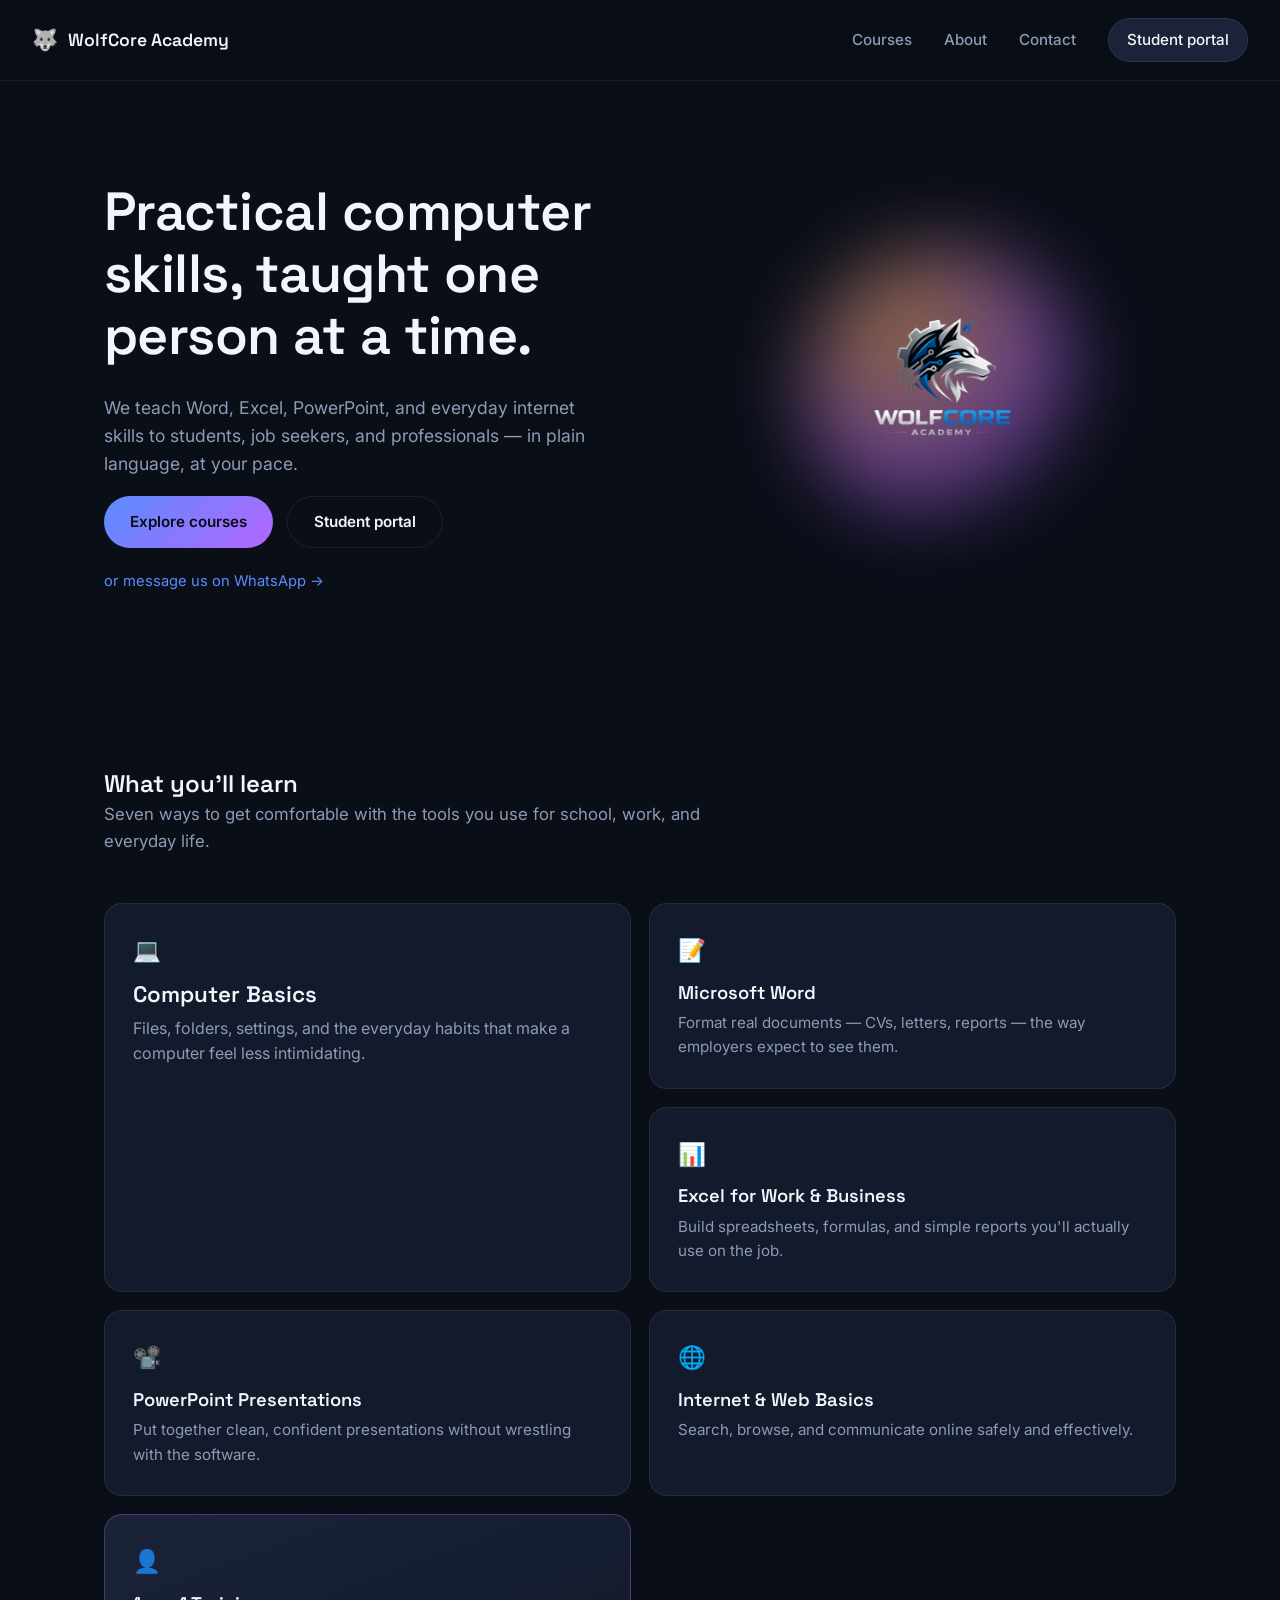
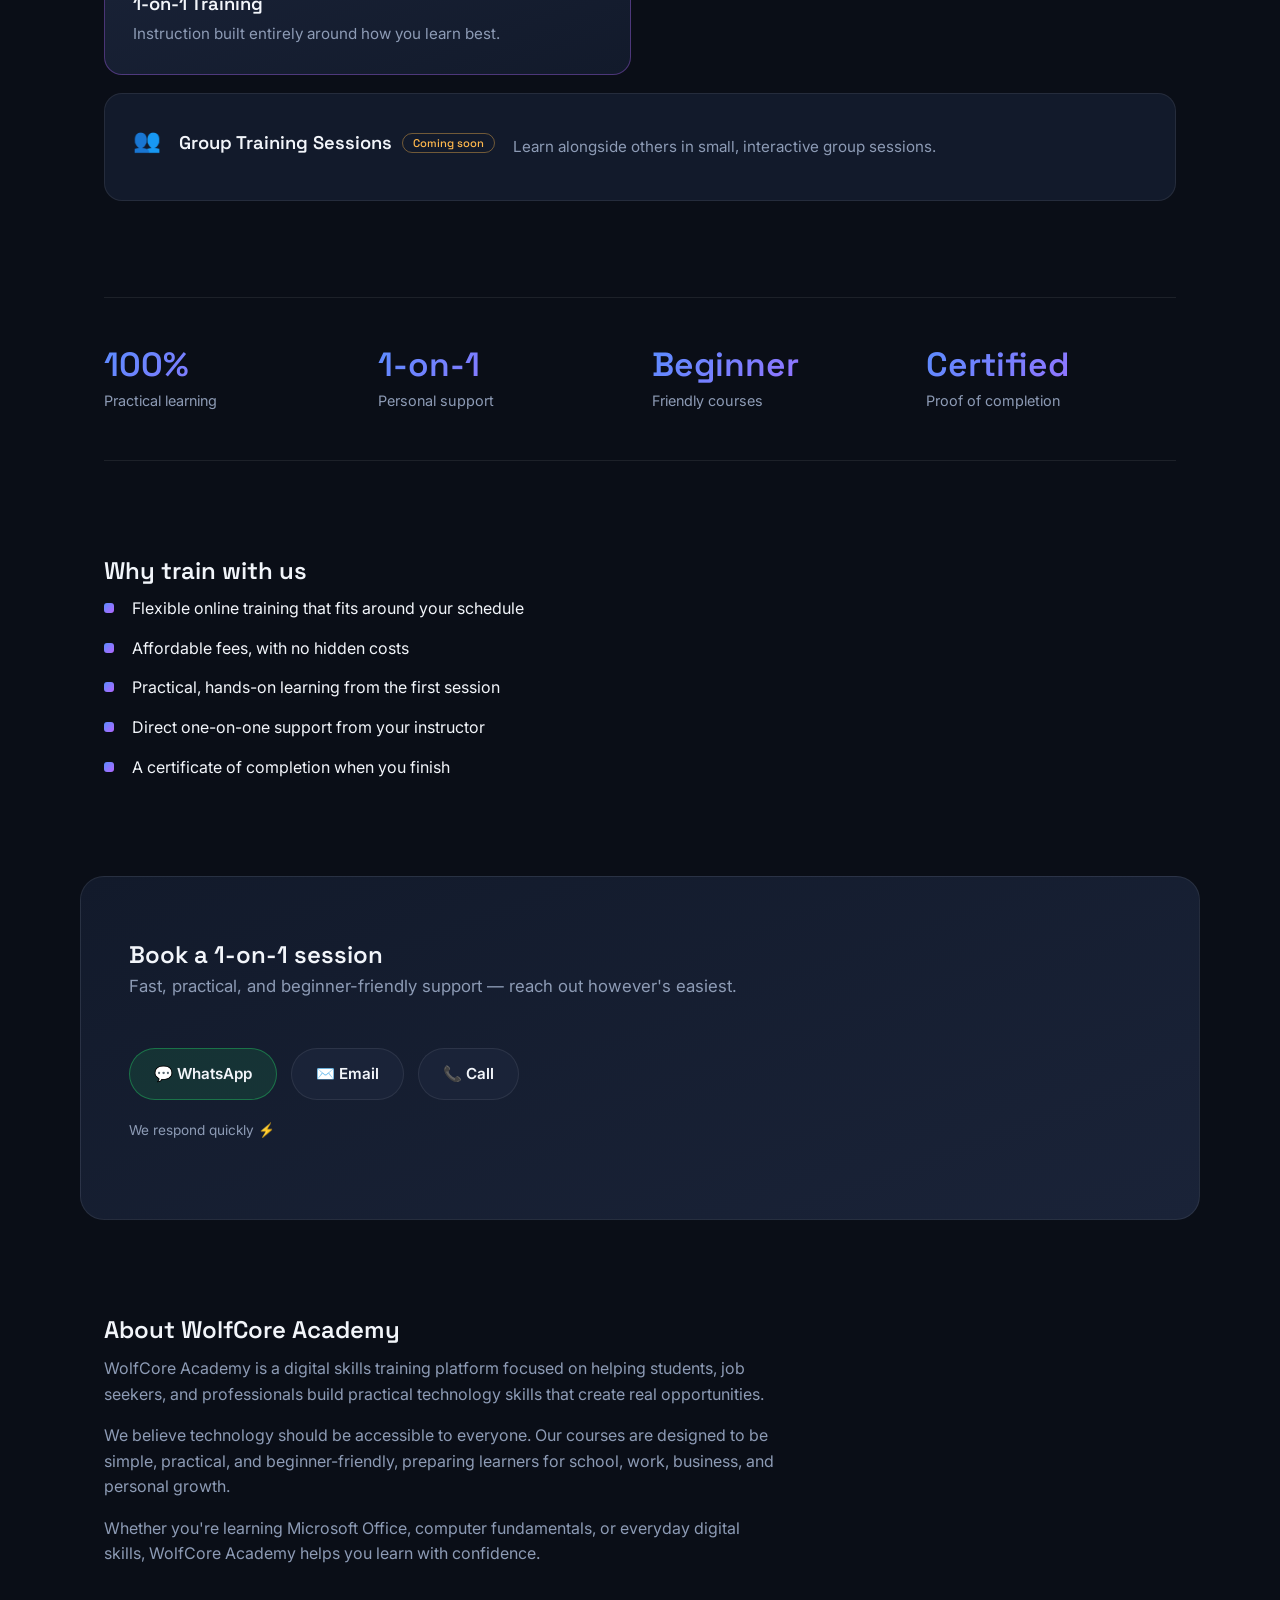
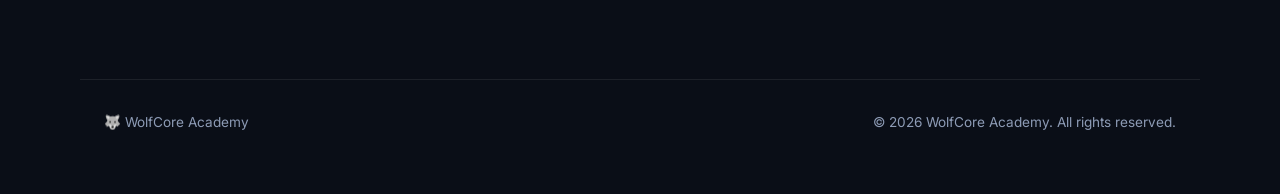
<file: index.html>
<!DOCTYPE html>
<html lang="en">
<head>
<meta charset="UTF-8">
<meta name="viewport" content="width=device-width, initial-scale=1.0">
<title>WolfCore Academy — Practical Digital Skills</title>
<meta name="description" content="WolfCore Academy teaches Word, Excel, PowerPoint, and everyday internet skills through practical, one-on-one training.">
<link rel="preconnect" href="https://fonts.googleapis.com">
<link rel="preconnect" href="https://fonts.gstatic.com" crossorigin>
<link href="https://fonts.googleapis.com/css2?family=Space+Grotesk:wght@500;600;700&family=Inter:wght@400;500;600&display=swap" rel="stylesheet">
<link rel="stylesheet" href="theme.css">
<link rel="stylesheet" href="style.css">
</head>
<body>

<nav class="navbar">
  <a href="#top" class="brand">
    <span class="brand-mark">🐺</span>
    <span>WolfCore Academy</span>
  </a>
  <button class="menu-btn" onclick="toggleMenu()" aria-label="Toggle menu" aria-expanded="false">
    <span></span><span></span><span></span>
  </button>
  <div class="links" id="mobileMenu">
    <a href="#services">Courses</a>
    <a href="#about">About</a>
    <a href="#contact">Contact</a>
    <a href="login.html" class="nav-cta">Student portal</a>
  </div>
</nav>

<header class="hero" id="top">
  <div class="hero-text">
    <h1>Practical computer skills, taught one person at a time.</h1>
    <p class="hero-lede">
      We teach Word, Excel, PowerPoint, and everyday internet skills to
      students, job seekers, and professionals — in plain language, at
      your pace.
    </p>
    <div class="hero-actions">
      <a href="#services" class="btn btn-primary">Explore courses</a>
      <a href="login.html" class="btn btn-ghost">Student portal</a>
    </div>
    <a href="#contact" class="hero-subtle-link">or message us on WhatsApp →</a>
  </div>
  <div class="hero-visual" aria-hidden="true">
    <div class="moon-glow"></div>
    <img src="wolfy.png" alt="" class="hero-wolf">
  </div>
</header>

<section id="services" class="services">
  <h2>What you'll learn</h2>
  <p class="section-lede">Seven ways to get comfortable with the tools you use for school, work, and everyday life.</p>

  <div class="bento">
    <article class="bento-card bento-large">
      <span class="card-icon">💻</span>
      <h3>Computer Basics</h3>
      <p>Files, folders, settings, and the everyday habits that make a computer feel less intimidating.</p>
    </article>

    <article class="bento-card">
      <span class="card-icon">📝</span>
      <h3>Microsoft Word</h3>
      <p>Format real documents — CVs, letters, reports — the way employers expect to see them.</p>
    </article>

    <article class="bento-card">
      <span class="card-icon">📊</span>
      <h3>Excel for Work &amp; Business</h3>
      <p>Build spreadsheets, formulas, and simple reports you'll actually use on the job.</p>
    </article>

    <article class="bento-card">
      <span class="card-icon">📽️</span>
      <h3>PowerPoint Presentations</h3>
      <p>Put together clean, confident presentations without wrestling with the software.</p>
    </article>

    <article class="bento-card">
      <span class="card-icon">🌐</span>
      <h3>Internet &amp; Web Basics</h3>
      <p>Search, browse, and communicate online safely and effectively.</p>
    </article>

    <article class="bento-card bento-accent">
      <span class="card-icon">👤</span>
      <h3>1-on-1 Training</h3>
      <p>Instruction built entirely around how you learn best.</p>
    </article>

    <article class="bento-card bento-wide">
      <span class="card-icon">👥</span>
      <h3>Group Training Sessions <span class="soon">Coming soon</span></h3>
      <p>Learn alongside others in small, interactive group sessions.</p>
    </article>
  </div>
</section>

<section class="stats">
  <div class="stats-grid">
    <div class="stat-box">
      <h3>100%</h3>
      <p>Practical learning</p>
    </div>
    <div class="stat-box">
      <h3>1-on-1</h3>
      <p>Personal support</p>
    </div>
    <div class="stat-box">
      <h3>Beginner</h3>
      <p>Friendly courses</p>
    </div>
    <div class="stat-box">
      <h3>Certified</h3>
      <p>Proof of completion</p>
    </div>
  </div>
</section>

<section class="why">
  <h2>Why train with us</h2>
  <ul class="why-list">
    <li>Flexible online training that fits around your schedule</li>
    <li>Affordable fees, with no hidden costs</li>
    <li>Practical, hands-on learning from the first session</li>
    <li>Direct one-on-one support from your instructor</li>
    <li>A certificate of completion when you finish</li>
  </ul>
</section>

<section id="contact" class="contact">
  <h2>Book a 1-on-1 session</h2>
  <p class="section-lede">Fast, practical, and beginner-friendly support — reach out however's easiest.</p>
  <div class="contact-buttons">
    <a href="https://wa.me/256704653340" class="contact-btn whatsapp">💬 WhatsApp</a>
    <a href="mailto:wolfcore361@gmail.com" class="contact-btn">✉️ Email</a>
    <a href="tel:+256704653340" class="contact-btn">📞 Call</a>
  </div>
  <p class="contact-note">We respond quickly ⚡</p>
</section>

<section id="about" class="about">
  <h2>About WolfCore Academy</h2>
  <p>
    WolfCore Academy is a digital skills training platform focused on
    helping students, job seekers, and professionals build practical
    technology skills that create real opportunities.
  </p>
  <p>
    We believe technology should be accessible to everyone. Our courses
    are designed to be simple, practical, and beginner-friendly, preparing
    learners for school, work, business, and personal growth.
  </p>
  <p>
    Whether you're learning Microsoft Office, computer fundamentals, or
    everyday digital skills, WolfCore Academy helps you learn with
    confidence.
  </p>
</section>

<footer class="site-footer">
  <span>🐺 WolfCore Academy</span>
  <span>&copy; 2026 WolfCore Academy. All rights reserved.</span>
</footer>

<script src="script.js"></script>
</body>
</html>
</file>
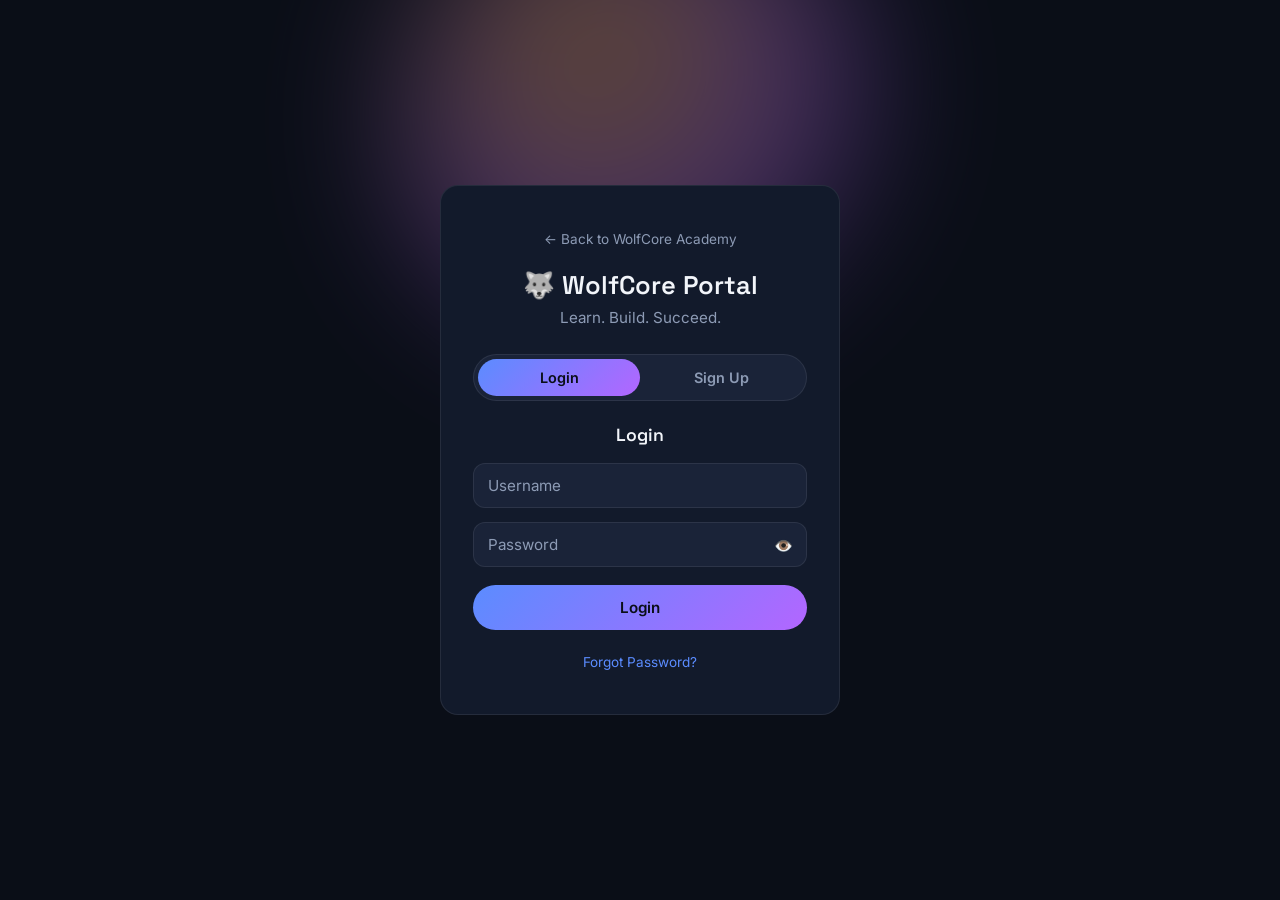
<file: admin.html>
<!DOCTYPE html>
<html lang="en">
<head>
<title>WolfCore Admin</title>
<meta charset="UTF-8">
<meta name="viewport" content="width=device-width, initial-scale=1.0">
<link rel="preconnect" href="https://fonts.googleapis.com">
<link rel="preconnect" href="https://fonts.gstatic.com" crossorigin>
<link href="https://fonts.googleapis.com/css2?family=Space+Grotesk:wght@500;600;700&family=Inter:wght@400;500;600&display=swap" rel="stylesheet">
<link rel="stylesheet" href="theme.css">
<link rel="stylesheet" href="admin.css">
</head>
<body>

<div class="admin-page">
  <header class="admin-header">
    <h1>🐺 WolfCore Admin Panel</h1>
  </header>
  <div id="users" class="admin-panel"></div>
</div>

<script src="admin.js"></script>
</body>
</html>
</file>
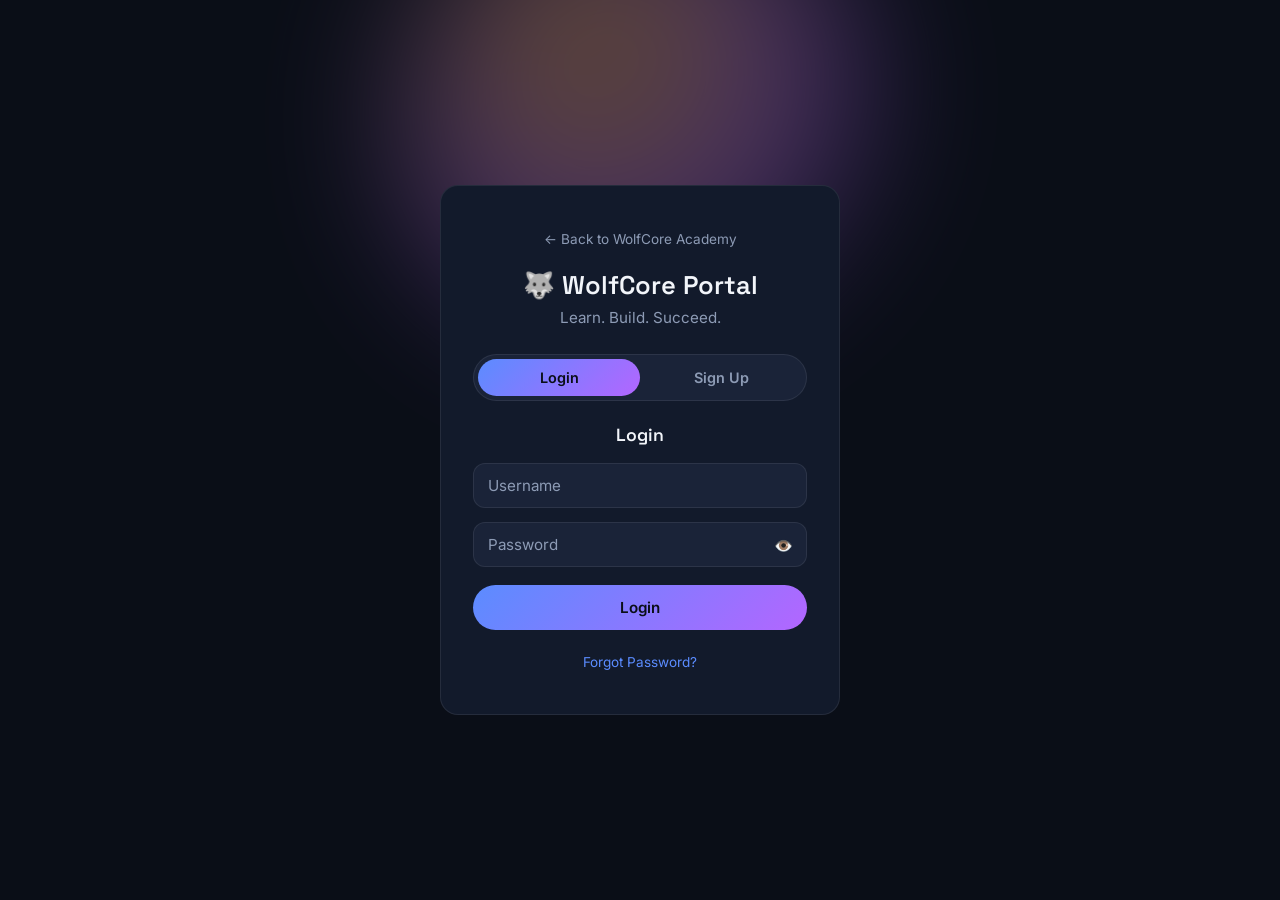
<file: course.html>
<!DOCTYPE html>
<html>
<head>
<title>WolfCore Course</title>
<meta name="viewport" content="width=device-width, initial-scale=1.0">
<link rel="preconnect" href="https://fonts.googleapis.com">
<link rel="preconnect" href="https://fonts.gstatic.com" crossorigin>
<link href="https://fonts.googleapis.com/css2?family=Space+Grotesk:wght@500;600;700&family=Inter:wght@400;500;600&display=swap" rel="stylesheet">
<link rel="stylesheet" href="theme.css">
<link rel="stylesheet" href="dashboard.css">
</head>
<body>
<div class="main">
<div class="topbar">
<h1 id="courseTitle">Course</h1>
<button class="logout" onclick="goBack()">Back</button>
</div>

<div class="card">
<h2>Lesson 1</h2>
<p>Welcome to this course. More lessons coming soon.</p>
</div>
</div>

<script>
let course = localStorage.getItem("current_course");
if (course) {
  document.getElementById("courseTitle").innerText = course;
} else {
  document.getElementById("courseTitle").innerText = "Course";
}
</script>
<script src="dashboard.js"></script>
</body>
</html>
</file>
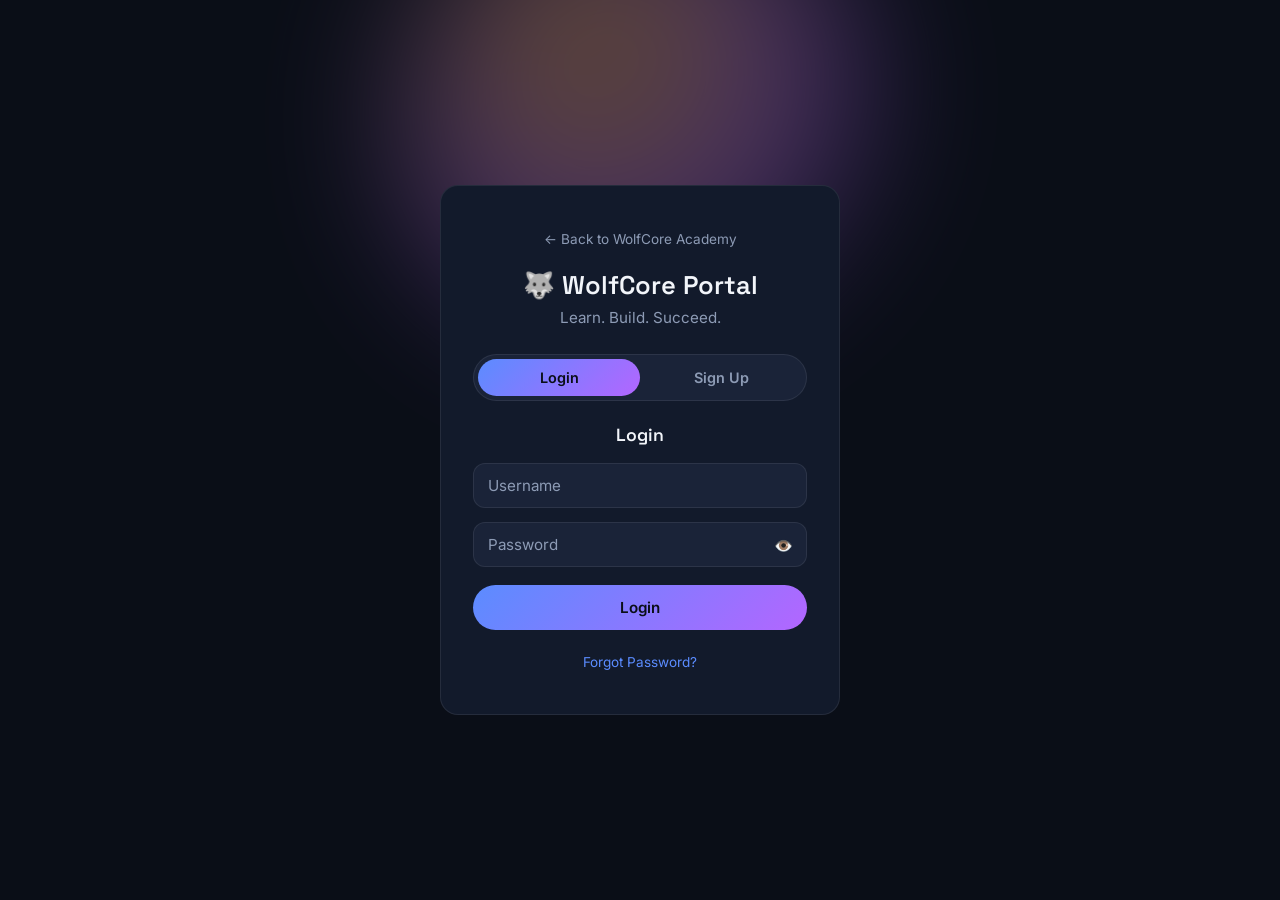
<file: dashboard.html>
<!DOCTYPE html>
<html lang="en">
<head>
<title>WolfCore Dashboard</title>
<meta charset="UTF-8">
<meta name="viewport" content="width=device-width, initial-scale=1.0">
<link rel="preconnect" href="https://fonts.googleapis.com">
<link rel="preconnect" href="https://fonts.gstatic.com" crossorigin>
<link href="https://fonts.googleapis.com/css2?family=Space+Grotesk:wght@500;600;700&family=Inter:wght@400;500;600&display=swap" rel="stylesheet">
<link rel="stylesheet" href="theme.css">
<link rel="stylesheet" href="dashboard.css">
</head>
<body>

<div class="sidebar" id="sidebar">
  <h2>🐺 WolfCore</h2>
  <div class="dashboard-overview">
    <h3>Dashboard Overview</h3>
    <p>Welcome to WolfCore Academy</p>
  </div>
  <a href="#" onclick="showSection('dashboardSection')">Dashboard</a>
  <a href="#" onclick="showSection('coursesSection')">My Courses</a>
  <a href="#" onclick="showSection('progressSection')">Progress</a>
  <a href="#" onclick="showSection('certificatesSection')">Certificates</a>
  <a href="#" onclick="showSection('settingsSection')">Settings</a>
</div>

<div id="overlay" onclick="closeSidebar()"></div>

<div class="main">
  <div class="topbar">
    <button class="menu-btn" onclick="toggleSidebar()">☰</button>
    <div class="profile">
      <div class="avatar">🐺</div>
      <div>
        <h1 id="welcomeText">Welcome to WolfCore</h1>
        <p class="subtext">WolfCore Student Portal</p>
      </div>
    </div>
    <button class="logout" onclick="logout()">Logout</button>
  </div>

  <div id="dashboardSection" class="section">
    <h2>Dashboard</h2>
    <div class="cards">
      <div class="card">
        <h3>📚 My Courses</h3>
        <p>View your learning modules</p>
      </div>
      <div class="card">
        <h3>📈 Progress</h3>
        <p>Track your learning journey</p>
      </div>
      <div class="card">
        <h3>🏆 Certificates</h3>
        <p>Download your certificates</p>
      </div>
    </div>
  </div>

  <!-- COURSES -->
  <div id="coursesSection" class="section hidden">
    <h2>My Courses</h2>
    <div class="cards">
      <div class="card" onclick="openCourse('Computer Basics')">
        <h3>💻 Computer Basics</h3>
        <p>Learn essential computer skills</p>
      </div>
      <div class="card" onclick="openCourse('Microsoft Word')">
        <h3>📝 Microsoft Word</h3>
        <p>Document creation & formatting</p>
      </div>
      <div class="card" onclick="openCourse('Excel')">
        <h3>📊 Excel</h3>
        <p>Spreadsheets & data handling</p>
      </div>
      <div class="card" onclick="openCourse('PowerPoint')">
        <h3>📽️ PowerPoint</h3>
        <p>Engaging presentations</p>
      </div>
      <div class="card" onclick="openCourse('Internet & Web Browsing')">
        <h3>🌐 Internet & Web Browsing</h3>
        <p>Effective internet and browser use</p>
      </div>
    </div>
  </div>

  <div id="progressSection" class="section hidden">
    <h2>My Progress</h2>
    <div class="card">
      <h3>Learning Progress</h3>
      <p id="progressBox">Loading...</p>
    </div>
  </div>

  <div id="certificatesSection" class="section hidden">
    <h2>Certificates</h2>
    <p>Your certificates will appear here after course completion.</p>
  </div>

  <div id="settingsSection" class="section hidden">
    <h2>Settings ⚙️</h2>

    <!-- USER INFO CARD -->
    <div class="card">
      <h3>👤 Profile</h3>
      <label>Username</label>
      <input type="text" id="editUsername" placeholder="Enter username">
      <label>Email / Phone</label>
      <input type="text" id="editEmail" placeholder="Enter email or phone">
      <button class="btn-gradient" onclick="saveProfile()">💾 Save Profile</button>
    </div>

    <!-- THEME CARD -->
    <div class="card">
      <h3>🎨 Appearance</h3>
      <button class="btn-gradient" onclick="toggleDarkMode()">Toggle Dark Mode</button>
    </div>

    <!-- SECURITY CARD -->
    <div class="card">
      <h3>🔐 Security</h3>
      <label>New Password</label>
      <input type="password" id="newPassword" placeholder="New password">
      <label>Confirm Password</label>
      <input type="password" id="confirmPassword" placeholder="Confirm password">
      <button class="btn-gradient" onclick="changePassword()">Update Password</button>
    </div>

    <!-- LOGOUT -->
    <button class="settings-btn logout-btn" onclick="logout()">🚪 Logout</button>
  </div>
</div>

<script src="dashboard.js"></script>
</body>
</html>
</file>
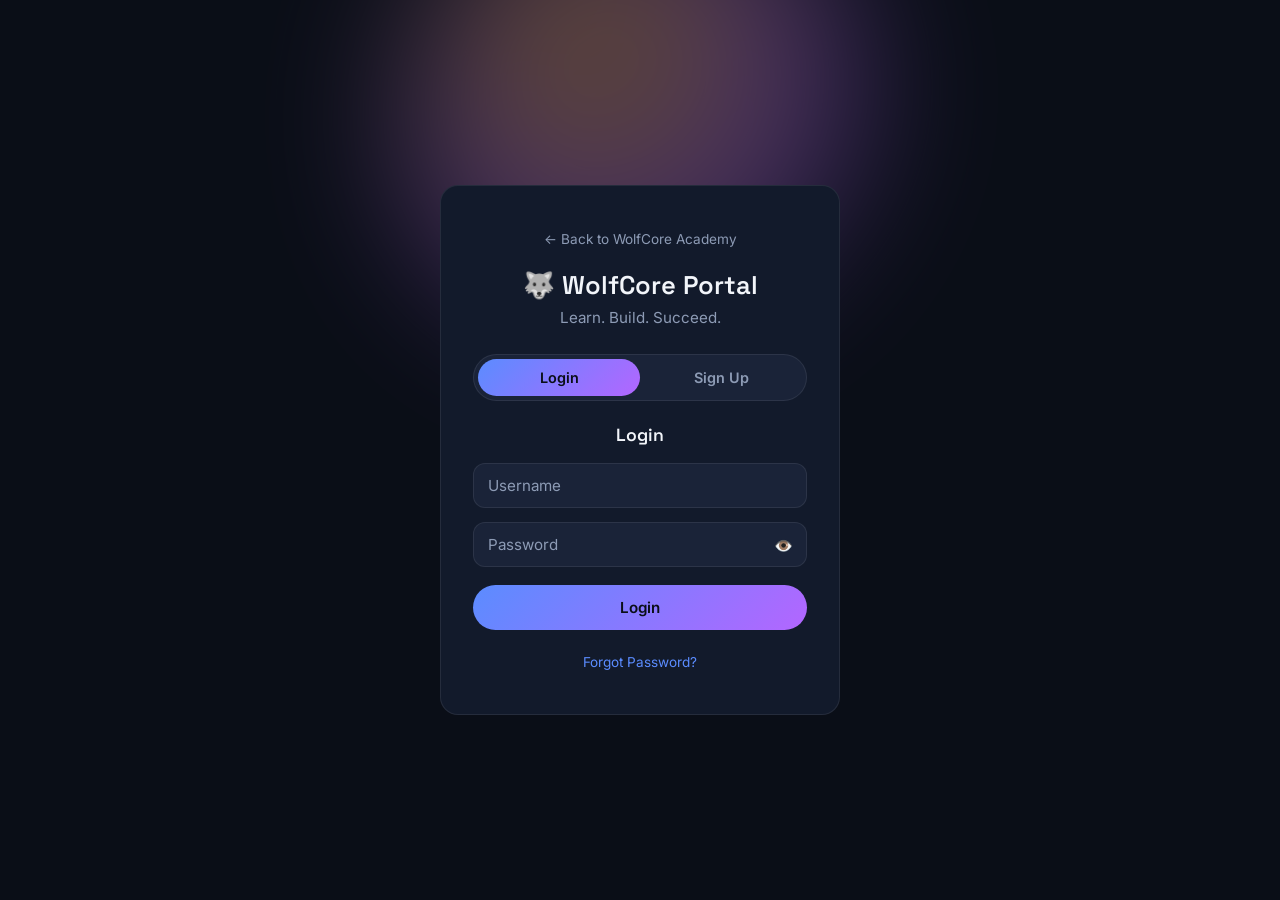
<file: login.html>
<!DOCTYPE html>
<html lang="en">
<head>
<meta charset="UTF-8">
<meta name="viewport" content="width=device-width, initial-scale=1.0">
<title>Login - WolfCore Academy</title>
<link rel="preconnect" href="https://fonts.googleapis.com">
<link rel="preconnect" href="https://fonts.gstatic.com" crossorigin>
<link href="https://fonts.googleapis.com/css2?family=Space+Grotesk:wght@500;600;700&family=Inter:wght@400;500;600&display=swap" rel="stylesheet">
<link rel="stylesheet" href="theme.css">
<link rel="stylesheet" href="login.css">
</head>
<body>

<div class="auth-page">
  <div class="auth-glow" aria-hidden="true"></div>

  <div class="auth-container">
    <a href="index.html" class="auth-back">← Back to WolfCore Academy</a>

    <h1>🐺 WolfCore Portal</h1>
    <p class="welcome-text">Learn. Build. Succeed.</p>

    <div class="auth-tabs">
      <button id="loginTab" onclick="showLogin()">Login</button>
      <button id="signupTab" onclick="showSignup()">Sign Up</button>
    </div>

    <!-- LOGIN -->
    <div id="loginForm" class="form-box">
      <h2>Login</h2>
      <input type="text" id="loginUsername" placeholder="Username">
      <div class="password-box">
        <input type="password" id="loginPass" placeholder="Password">
        <span onclick="togglePassword('loginPass')">👁️</span>
      </div>
      <button class="btn-gradient auth-submit" onclick="login()">Login</button>
      <p class="forgot-link" onclick="showForgot()">Forgot Password?</p>
    </div>

    <!-- SIGNUP -->
    <div id="signupForm" class="form-box hidden">
      <h2>Sign Up</h2>
      <input type="text" id="signupUsername" placeholder="Username">
      <!-- IMPORTANT: type=text (supports email OR phone) -->
      <input type="text" id="signupEmail" placeholder="Email OR Phone (+256...)">
      <div class="password-box">
        <input type="password" id="signupPass" placeholder="Password">
        <span onclick="togglePassword('signupPass')">👁️</span>
      </div>
      <button class="btn-gradient auth-submit" onclick="signup()">Create Account</button>
    </div>

    <div id="forgotForm" class="form-box hidden">
      <h2>Forgot Password</h2>
      <input type="text" id="resetContact" placeholder="Email or Phone or Username">
      <button class="btn-gradient auth-submit" onclick="sendResetCode()">Send Code 📩</button>
      <hr>
      <input type="text" id="resetCode" placeholder="Enter Code">
      <input type="password" id="newPassword" placeholder="New Password">
      <button class="btn-gradient auth-submit" onclick="resetPassword()">Reset Password 🔐</button>
      <p class="forgot-link" onclick="showLogin()">Back to Login</p>
    </div>
  </div>
</div>

<script src="login.js"></script>
</body>
</html>
</file>
<file: theme.css>
/* ---------- Shared design tokens ---------- */
:root {
  --bg: #0a0e17;
  --surface: #121a2b;
  --surface-2: #1a2338;
  --border: rgba(255, 255, 255, 0.08);
  --text: #f2f5fa;
  --text-muted: #8d9bb5;
  --accent-1: #5b8cff;
  --accent-2: #b366ff;
  --accent-warm: #ffb84d;
  --danger: #ff6b6b;
  --gradient: linear-gradient(135deg, var(--accent-1), var(--accent-2));
  --font-display: "Space Grotesk", "Segoe UI", sans-serif;
  --font-body: "Inter", "Segoe UI", sans-serif;
  --radius: 18px;
  --radius-sm: 12px;
  --max-width: 1120px;
}

* { box-sizing: border-box; }

html { scroll-behavior: smooth; }

body {
  margin: 0;
  background: var(--bg);
  color: var(--text);
  font-family: var(--font-body);
  line-height: 1.6;
  -webkit-font-smoothing: antialiased;
}

h1, h2, h3 {
  font-family: var(--font-display);
  font-weight: 600;
  line-height: 1.15;
  margin: 0 0 0.5em;
}

p { margin: 0 0 1em; color: var(--text-muted); }

a { color: inherit; text-decoration: none; }

.hidden { display: none !important; }

/* ---------- Shared form controls ---------- */
input[type="text"],
input[type="password"],
input[type="email"] {
  width: 100%;
  padding: 12px 14px;
  margin-bottom: 14px;
  background: var(--surface-2);
  border: 1px solid var(--border);
  border-radius: var(--radius-sm);
  color: var(--text);
  font-family: var(--font-body);
  font-size: 0.95rem;
  transition: border-color 0.2s ease;
}

input:focus {
  outline: none;
  border-color: var(--accent-1);
}

input::placeholder { color: var(--text-muted); }

label {
  display: block;
  font-size: 0.85rem;
  color: var(--text-muted);
  margin-bottom: 6px;
}

button {
  font-family: var(--font-body);
  cursor: pointer;
}

.btn-gradient {
  display: inline-flex;
  align-items: center;
  justify-content: center;
  padding: 13px 26px;
  border: none;
  border-radius: 100px;
  font-weight: 600;
  font-size: 0.95rem;
  background: var(--gradient);
  color: #0a0e17;
  transition: transform 0.15s ease, box-shadow 0.15s ease;
}

.btn-gradient:hover {
  transform: translateY(-1px);
  box-shadow: 0 10px 30px -10px rgba(91, 140, 255, 0.6);
}

/* ---------- Focus states ---------- */
a:focus-visible, button:focus-visible, input:focus-visible {
  outline: 2px solid var(--accent-1);
  outline-offset: 3px;
}

@media (prefers-reduced-motion: reduce) {
  * { animation: none !important; transition: none !important; }
}
</file>
<file: style.css>
/* ---------- Page layout ---------- */
/* Shared tokens, resets, and form controls now live in theme.css */

section {
  max-width: var(--max-width);
  margin: 0 auto;
  padding: 96px 24px;
}

.section-lede {
  max-width: 60ch;
  font-size: 1.05rem;
  margin-top: -8px;
  margin-bottom: 48px;
}

/* ---------- Nav ---------- */
.navbar {
  position: sticky;
  top: 0;
  z-index: 50;
  display: flex;
  align-items: center;
  justify-content: space-between;
  padding: 18px 32px;
  background: rgba(10, 14, 23, 0.85);
  backdrop-filter: blur(10px);
  border-bottom: 1px solid var(--border);
}

.brand {
  display: flex;
  align-items: center;
  gap: 10px;
  font-family: var(--font-display);
  font-weight: 600;
  font-size: 1.1rem;
}

.brand-mark { font-size: 1.3rem; }

.navbar .links {
  display: flex;
  align-items: center;
  gap: 32px;
}

.navbar .links a {
  color: var(--text-muted);
  font-weight: 500;
  font-size: 0.95rem;
  transition: color 0.2s ease;
}

.navbar .links a:hover { color: var(--text); }

.nav-cta {
  padding: 9px 18px;
  border-radius: 100px;
  background: var(--surface-2);
  border: 1px solid var(--border);
  color: var(--text) !important;
}

.nav-cta:hover { border-color: var(--accent-1); }

.menu-btn {
  display: none;
  flex-direction: column;
  gap: 5px;
  background: none;
  border: none;
  cursor: pointer;
  padding: 6px;
}

.menu-btn span {
  width: 22px;
  height: 2px;
  background: var(--text);
  border-radius: 2px;
}

/* ---------- Hero ---------- */
.hero {
  max-width: var(--max-width);
  margin: 0 auto;
  padding: 100px 24px 80px;
  display: grid;
  grid-template-columns: 1.1fr 0.9fr;
  gap: 40px;
  align-items: center;
}

.hero-text h1 {
  font-size: clamp(2.2rem, 4.2vw, 3.4rem);
  letter-spacing: -0.01em;
  animation: rise 0.7s ease both;
}

.hero-lede {
  font-size: 1.1rem;
  max-width: 46ch;
  animation: rise 0.7s ease 0.1s both;
}

.hero-actions {
  display: flex;
  gap: 14px;
  flex-wrap: wrap;
  animation: rise 0.7s ease 0.2s both;
}

.hero-subtle-link {
  display: inline-block;
  margin-top: 22px;
  font-size: 0.92rem;
  color: var(--accent-1);
  animation: rise 0.7s ease 0.3s both;
}

.btn {
  display: inline-flex;
  align-items: center;
  padding: 13px 26px;
  border-radius: 100px;
  font-weight: 600;
  font-size: 0.95rem;
  transition: transform 0.15s ease, box-shadow 0.15s ease, opacity 0.15s ease;
}

.btn-primary {
  background: var(--gradient);
  color: #0a0e17;
}

.btn-primary:hover { transform: translateY(-1px); box-shadow: 0 10px 30px -10px rgba(91, 140, 255, 0.6); }

.btn-ghost {
  background: transparent;
  border: 1px solid var(--border);
  color: var(--text);
}

.btn-ghost:hover { border-color: var(--accent-1); }

.hero-visual {
  position: relative;
  display: flex;
  align-items: center;
  justify-content: center;
  min-height: 320px;
}

.moon-glow {
  position: absolute;
  width: 280px;
  height: 280px;
  border-radius: 50%;
  background: radial-gradient(circle at 35% 30%, var(--accent-warm), var(--accent-2) 55%, transparent 75%);
  filter: blur(40px);
  opacity: 0.55;
  animation: pulse 6s ease-in-out infinite;
}

.hero-wolf {
  position: relative;
  width: 220px;
  max-width: 60%;
  animation: rise 0.9s ease 0.15s both;
}

@keyframes rise {
  from { opacity: 0; transform: translateY(14px); }
  to { opacity: 1; transform: translateY(0); }
}

@keyframes pulse {
  0%, 100% { opacity: 0.45; transform: scale(1); }
  50% { opacity: 0.65; transform: scale(1.06); }
}

/* ---------- Services / bento ---------- */
.bento {
  display: grid;
  grid-template-columns: repeat(4, 1fr);
  gap: 18px;
}

.bento-card {
  background: var(--surface);
  border: 1px solid var(--border);
  border-radius: var(--radius);
  padding: 28px;
  grid-column: span 2;
  transition: border-color 0.2s ease, transform 0.2s ease;
}

.bento-card:hover {
  border-color: rgba(91, 140, 255, 0.4);
  transform: translateY(-2px);
}

.bento-card h3 { font-size: 1.15rem; margin-bottom: 8px; }
.bento-card p { margin: 0; font-size: 0.95rem; }

.card-icon {
  display: inline-flex;
  font-size: 1.4rem;
  margin-bottom: 14px;
}

.bento-large { grid-column: span 2; grid-row: span 2; }
.bento-large h3 { font-size: 1.4rem; }
.bento-large p { font-size: 1rem; }

.bento-accent {
  grid-row: span 2;
  background: linear-gradient(160deg, var(--surface-2), var(--surface));
  border-color: rgba(179, 102, 255, 0.35);
}

.bento-wide { grid-column: span 4; display: flex; align-items: center; gap: 18px; }
.bento-wide h3 { display: flex; align-items: center; gap: 10px; }

.soon {
  font-size: 0.7rem;
  font-weight: 500;
  color: var(--accent-warm);
  border: 1px solid rgba(255, 184, 77, 0.4);
  border-radius: 100px;
  padding: 3px 10px;
}

/* ---------- Stats ---------- */
.stats { padding-top: 0; padding-bottom: 0; }

.stats-grid {
  display: grid;
  grid-template-columns: repeat(4, 1fr);
  gap: 24px;
  border-top: 1px solid var(--border);
  border-bottom: 1px solid var(--border);
  padding: 48px 0;
}

.stat-box h3 {
  font-size: 2.1rem;
  background: var(--gradient);
  -webkit-background-clip: text;
  background-clip: text;
  color: transparent;
  margin-bottom: 4px;
}

.stat-box p { margin: 0; font-size: 0.9rem; }

/* ---------- Why ---------- */
.why-list {
  list-style: none;
  padding: 0;
  margin: 0;
  display: grid;
  gap: 14px;
  max-width: 60ch;
}

.why-list li {
  position: relative;
  padding-left: 28px;
  color: var(--text);
  font-size: 1rem;
}

.why-list li::before {
  content: "";
  position: absolute;
  left: 0;
  top: 7px;
  width: 10px;
  height: 10px;
  border-radius: 3px;
  background: var(--gradient);
}

/* ---------- Contact ---------- */
.contact {
  text-align: left;
  background: linear-gradient(160deg, var(--surface), var(--surface-2));
  border: 1px solid var(--border);
  border-radius: 24px;
  padding: 64px 48px;
}

.contact-buttons {
  display: flex;
  gap: 14px;
  flex-wrap: wrap;
  margin-top: 24px;
}

.contact-btn {
  padding: 13px 24px;
  border-radius: 100px;
  background: var(--surface-2);
  border: 1px solid var(--border);
  font-weight: 600;
  font-size: 0.95rem;
  transition: border-color 0.2s ease, transform 0.15s ease;
}

.contact-btn:hover { transform: translateY(-1px); border-color: var(--accent-1); }

.contact-btn.whatsapp {
  background: rgba(37, 211, 102, 0.12);
  border-color: rgba(37, 211, 102, 0.4);
}

.contact-note {
  margin-top: 20px;
  font-size: 0.85rem;
  color: var(--text-muted);
}

/* ---------- About ---------- */
.about p { max-width: 68ch; }

/* ---------- Footer ---------- */
.site-footer {
  display: flex;
  justify-content: space-between;
  align-items: center;
  max-width: var(--max-width);
  margin: 0 auto;
  padding: 32px 24px 60px;
  border-top: 1px solid var(--border);
  color: var(--text-muted);
  font-size: 0.85rem;
}

/* ---------- Responsive ---------- */
@media (max-width: 860px) {
  .navbar .links {
    position: absolute;
    top: 100%;
    left: 0;
    right: 0;
    flex-direction: column;
    align-items: flex-start;
    gap: 0;
    background: var(--surface);
    border-bottom: 1px solid var(--border);
    max-height: 0;
    overflow: hidden;
    transition: max-height 0.25s ease;
  }

  .navbar .links.active { max-height: 300px; }

  .navbar .links a {
    padding: 16px 24px;
    width: 100%;
    border-bottom: 1px solid var(--border);
  }

  .menu-btn { display: flex; }

  .hero {
    grid-template-columns: 1fr;
    padding-top: 60px;
  }

  .hero-visual { order: -1; min-height: 220px; }

  .bento { grid-template-columns: repeat(2, 1fr); }
  .bento-large, .bento-accent { grid-row: span 1; }
  .bento-wide { grid-column: span 2; flex-direction: column; align-items: flex-start; }

  .stats-grid { grid-template-columns: repeat(2, 1fr); }

  .contact { padding: 40px 28px; }
}

@media (max-width: 520px) {
  .bento { grid-template-columns: 1fr; }
  .bento-card, .bento-large, .bento-accent, .bento-wide { grid-column: span 1; }
  section { padding: 64px 20px; }
}
</file>
<file: admin.css>
.admin-page {
  max-width: var(--max-width);
  margin: 0 auto;
  padding: 48px 24px 80px;
}

.admin-header {
  margin-bottom: 32px;
  padding-bottom: 20px;
  border-bottom: 1px solid var(--border);
}

.admin-header h1 { font-size: 1.5rem; margin: 0; }

.admin-panel h2 {
  font-size: 1.2rem;
  margin-bottom: 20px;
}

/* ---------- Student cards (rendered by admin.js) ---------- */
.admin-panel .card {
  background: var(--surface);
  border: 1px solid var(--border);
  border-radius: var(--radius);
  padding: 22px;
  margin-bottom: 16px;
  display: flex;
  flex-wrap: wrap;
  align-items: center;
  gap: 14px;
}

.admin-panel .card h3 {
  font-size: 1.05rem;
  margin: 0;
  flex: 1 1 140px;
}

.admin-panel .card p {
  margin: 0;
  font-size: 0.9rem;
  color: var(--text-muted);
  flex: 0 0 auto;
}

.admin-panel .card input[type="number"] {
  width: 140px;
  margin-bottom: 0;
  padding: 10px 12px;
}

.admin-panel .card button {
  padding: 10px 20px;
  border-radius: 100px;
  border: none;
  background: var(--gradient);
  color: #0a0e17;
  font-weight: 600;
  font-size: 0.85rem;
}

.admin-panel .card button:hover { opacity: 0.9; }

@media (max-width: 560px) {
  .admin-panel .card { flex-direction: column; align-items: stretch; }
  .admin-panel .card input[type="number"] { width: 100%; }
}
</file>
<file: dashboard.css>
/* ---------- Sidebar ---------- */
.sidebar {
  position: fixed;
  top: 0;
  left: 0;
  bottom: 0;
  width: 240px;
  background: var(--surface);
  border-right: 1px solid var(--border);
  padding: 28px 20px;
  z-index: 40;
  transition: transform 0.25s ease;
}

.sidebar h2 {
  font-size: 1.1rem;
  margin-bottom: 24px;
}

.dashboard-overview {
  background: var(--surface-2);
  border: 1px solid var(--border);
  border-radius: var(--radius-sm);
  padding: 14px;
  margin-bottom: 24px;
}

.dashboard-overview h3 { font-size: 0.9rem; margin-bottom: 4px; }
.dashboard-overview p { font-size: 0.8rem; margin: 0; }

.sidebar a {
  display: block;
  padding: 12px 10px;
  border-radius: var(--radius-sm);
  color: var(--text-muted);
  font-weight: 500;
  font-size: 0.92rem;
  margin-bottom: 4px;
  transition: background 0.2s ease, color 0.2s ease;
}

.sidebar a:hover {
  background: var(--surface-2);
  color: var(--text);
}

#overlay {
  display: none;
  position: fixed;
  inset: 0;
  background: rgba(0, 0, 0, 0.5);
  z-index: 30;
}

/* ---------- Main ---------- */
.main {
  margin-left: 240px;
  min-height: 100vh;
  padding: 32px 40px 60px;
}

.topbar {
  display: flex;
  align-items: center;
  justify-content: space-between;
  margin-bottom: 36px;
  gap: 16px;
}

.menu-btn {
  display: none;
  background: var(--surface);
  border: 1px solid var(--border);
  border-radius: var(--radius-sm);
  color: var(--text);
  font-size: 1.1rem;
  padding: 8px 12px;
}

.profile {
  display: flex;
  align-items: center;
  gap: 14px;
  flex: 1;
}

.avatar {
  width: 46px;
  height: 46px;
  border-radius: 50%;
  background: var(--gradient);
  display: flex;
  align-items: center;
  justify-content: center;
  font-size: 1.3rem;
}

.profile h1 {
  font-size: 1.2rem;
  margin: 0;
}

.subtext {
  font-size: 0.85rem;
  margin: 0;
}

.logout {
  padding: 10px 20px;
  border-radius: 100px;
  background: var(--surface);
  border: 1px solid var(--border);
  color: var(--text);
  font-weight: 600;
  font-size: 0.9rem;
  transition: border-color 0.2s ease;
}

.logout:hover { border-color: var(--danger); }

/* ---------- Sections & cards ---------- */
.section h2 { font-size: 1.4rem; margin-bottom: 20px; }

.cards {
  display: grid;
  grid-template-columns: repeat(auto-fit, minmax(220px, 1fr));
  gap: 18px;
}

.card {
  background: var(--surface);
  border: 1px solid var(--border);
  border-radius: var(--radius);
  padding: 24px;
  margin-bottom: 18px;
  transition: border-color 0.2s ease, transform 0.2s ease;
}

.cards .card { margin-bottom: 0; }

.card[onclick] { cursor: pointer; }

.card[onclick]:hover {
  border-color: rgba(91, 140, 255, 0.4);
  transform: translateY(-2px);
}

.card h3 { font-size: 1.05rem; margin-bottom: 6px; }
.card p { margin: 0; font-size: 0.9rem; }

.settings-btn {
  width: 100%;
  padding: 13px 0;
  border-radius: 100px;
  border: 1px solid var(--border);
  background: var(--surface);
  color: var(--text);
  font-weight: 600;
}

.logout-btn:hover { border-color: var(--danger); color: var(--danger); }

/* ---------- Responsive ---------- */
@media (max-width: 860px) {
  .sidebar { transform: translateX(-100%); }
  .sidebar.active { transform: translateX(0); }
  #overlay.active { display: block; }

  .main { margin-left: 0; padding: 24px 20px 48px; }
  .menu-btn { display: inline-flex; }
  .topbar { flex-wrap: wrap; }
}
</file>
<file: login.css>
.auth-page {
  min-height: 100vh;
  display: flex;
  align-items: center;
  justify-content: center;
  position: relative;
  overflow: hidden;
  padding: 24px;
}

.auth-glow {
  position: absolute;
  top: -120px;
  left: 50%;
  transform: translateX(-50%);
  width: 480px;
  height: 480px;
  border-radius: 50%;
  background: radial-gradient(circle at 40% 35%, var(--accent-warm), var(--accent-2) 55%, transparent 75%);
  filter: blur(70px);
  opacity: 0.35;
}

.auth-container {
  position: relative;
  width: 100%;
  max-width: 400px;
  background: var(--surface);
  border: 1px solid var(--border);
  border-radius: var(--radius);
  padding: 40px 32px;
  text-align: center;
}

.auth-back {
  display: inline-block;
  margin-bottom: 20px;
  font-size: 0.85rem;
  color: var(--text-muted);
}

.auth-back:hover { color: var(--text); }

.auth-container h1 { font-size: 1.6rem; margin-bottom: 6px; }

.welcome-text { font-size: 0.95rem; margin-bottom: 24px; }

.auth-tabs {
  display: flex;
  background: var(--surface-2);
  border: 1px solid var(--border);
  border-radius: 100px;
  padding: 4px;
  margin-bottom: 24px;
}

.auth-tabs button {
  flex: 1;
  padding: 10px 0;
  border: none;
  background: transparent;
  color: var(--text-muted);
  border-radius: 100px;
  font-weight: 600;
  font-size: 0.9rem;
  transition: background 0.2s ease, color 0.2s ease;
}

.auth-tabs button:hover { color: var(--text); }

.auth-tabs button.active {
  background: var(--gradient);
  color: #0a0e17;
}

.form-box { text-align: left; }

.form-box h2 {
  font-size: 1.1rem;
  text-align: center;
  margin-bottom: 18px;
}

.password-box { position: relative; }

.password-box input { padding-right: 42px; }

.password-box span {
  position: absolute;
  right: 14px;
  top: 12px;
  cursor: pointer;
  font-size: 0.95rem;
}

.auth-submit { width: 100%; margin-top: 4px; margin-bottom: 8px; }

.forgot-link {
  text-align: center;
  font-size: 0.85rem;
  color: var(--accent-1);
  cursor: pointer;
  margin-top: 14px;
  margin-bottom: 0;
}

.forgot-link:hover { text-decoration: underline; }

#forgotForm hr {
  border: none;
  border-top: 1px solid var(--border);
  margin: 20px 0;
}
</file>
